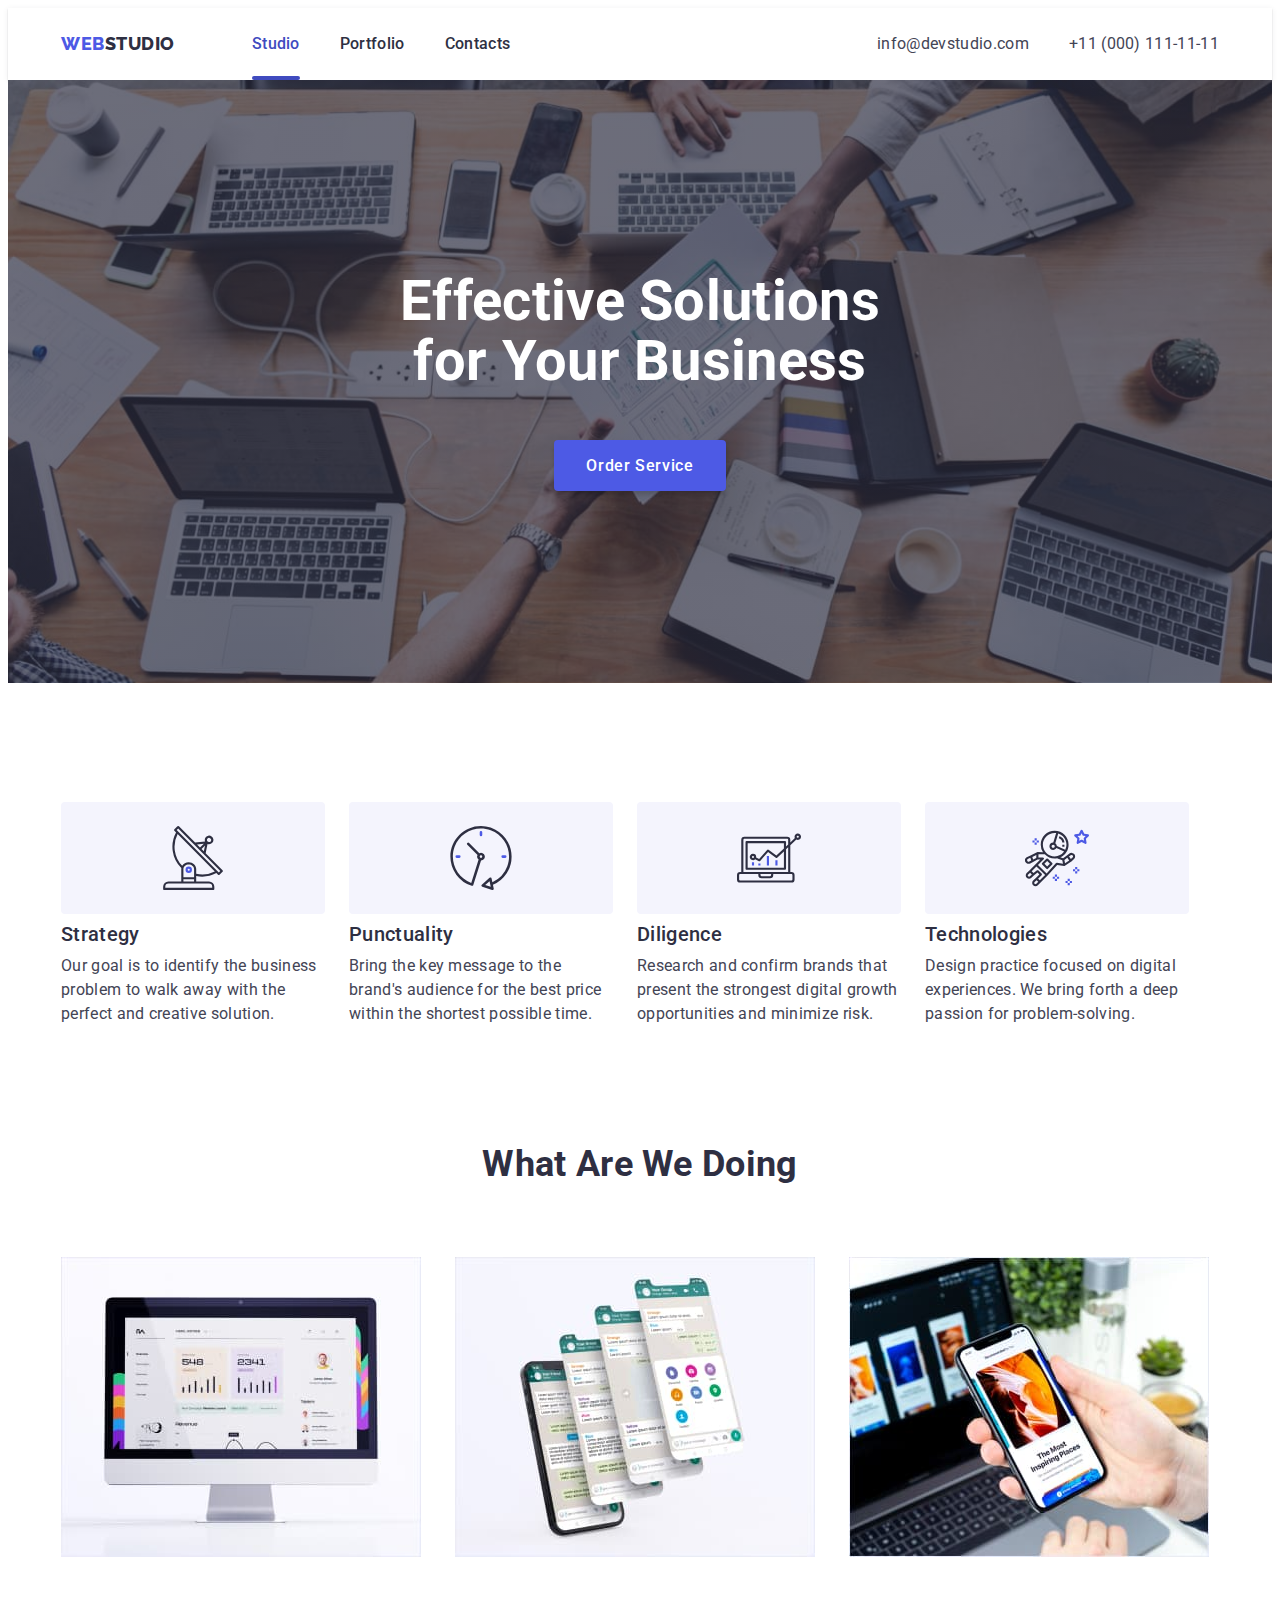
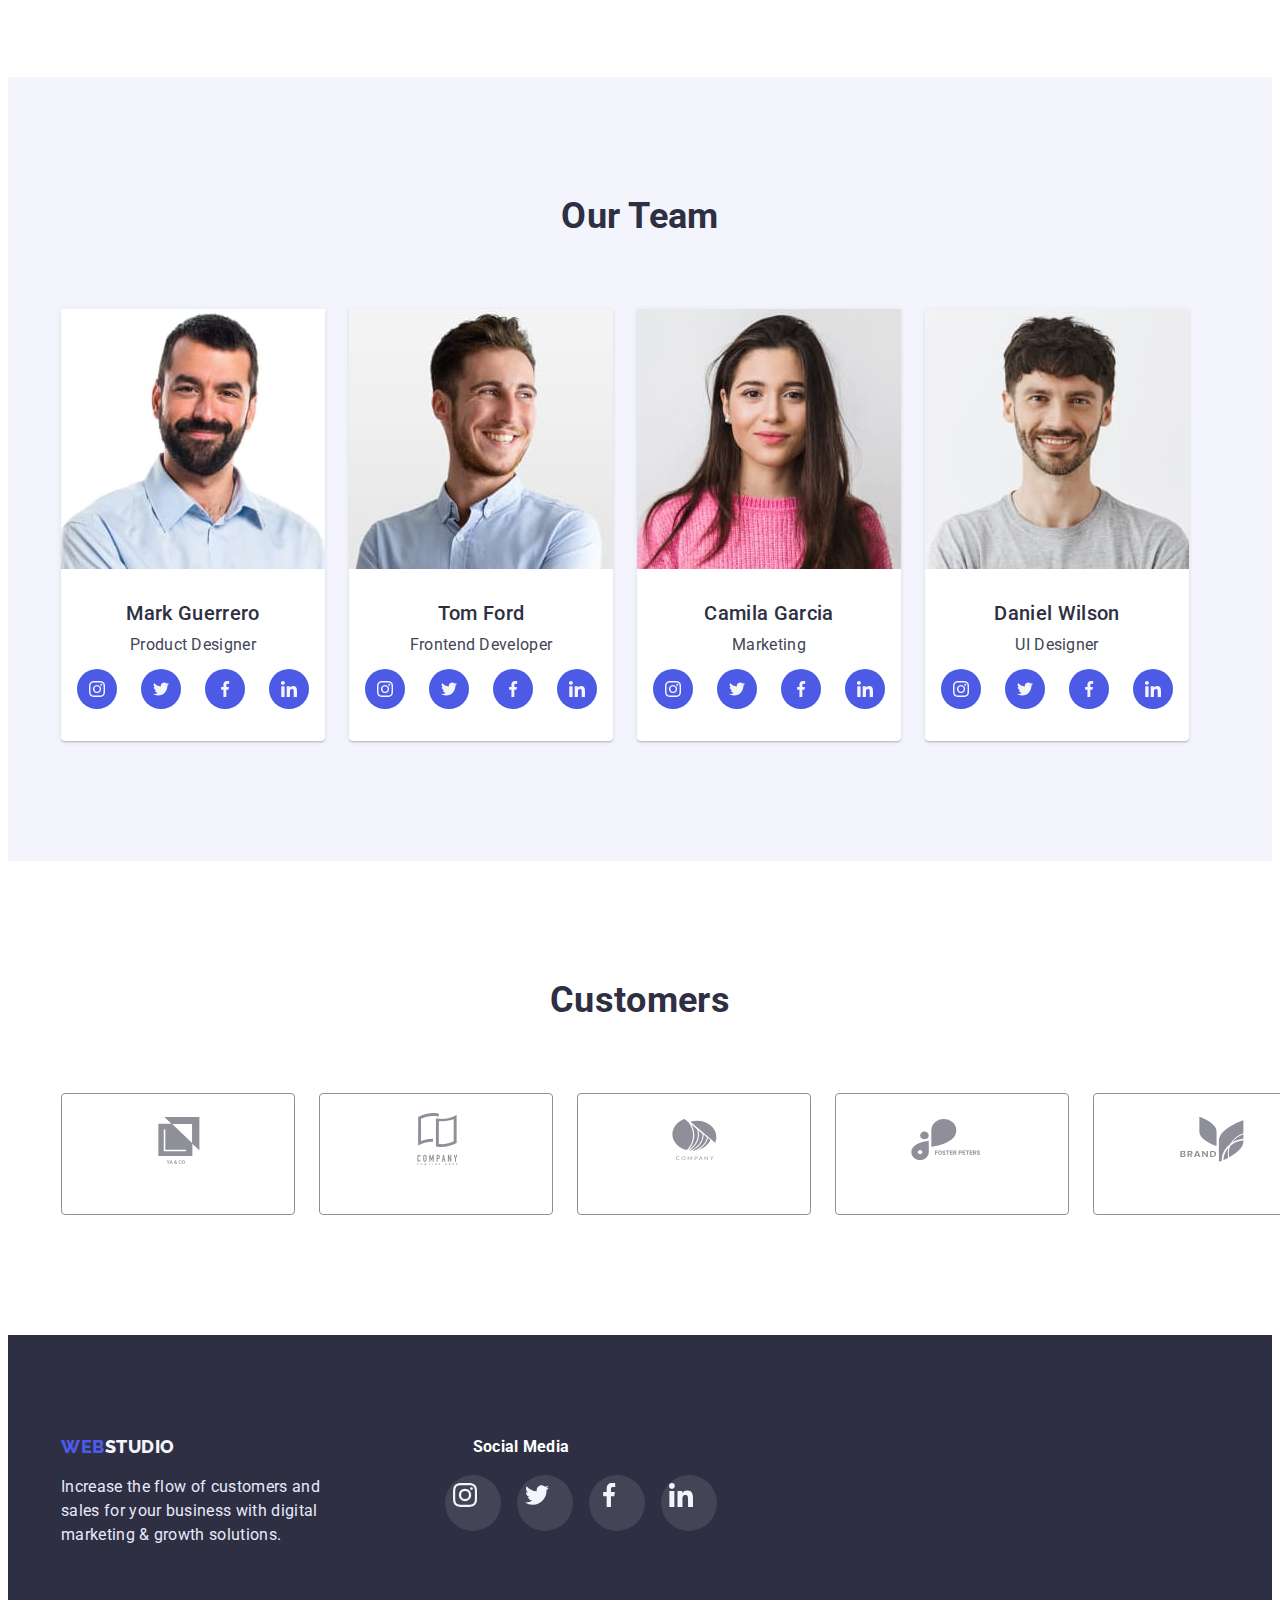
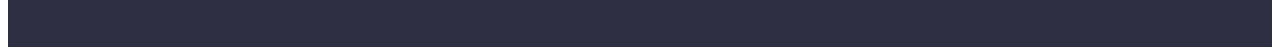
<file: index.html>
<!DOCTYPE html>
<html lang="en">
<head>
    <meta charset="UTF-8">
    <meta http-equiv="X-UA-Compatible" content="IE=edge">
    <meta name="viewport" content="width=device-width, initial-scale=1.0">
    <title>WebStudio</title>
    <link rel="preconnect" href="https://fonts.googleapis.com">
<link rel="preconnect" href="https://fonts.gstatic.com" crossorigin>
<link href="https://fonts.googleapis.com/css2?family=Raleway:wght@800&family=Roboto:wght@400;500;700;900&display=swap" rel="stylesheet">
 
<link rel="stylesheet" href="https://cdnjs.cloudflare.com/ajax/libs/modern-normalize/1.1.0/modern-normalize.min.css" integrity="sha512-wpPYUAdjBVSE4KJnH1VR1HeZfpl1ub8YT/NKx4PuQ5NmX2tKuGu6U/JRp5y+Y8XG2tV+wKQpNHVUX03MfMFn9Q==" crossorigin="anonymous" referrerpolicy="no-referrer" />
 
<link rel="stylesheet" href="./css/styles.css" />
</head>
<body>
    <!-- Header -->
   <header class="page-header">
    <div class="container main-page">
    <nav class="page-nav">
        <a class="logo link" href="#"><span>Web</span>Studio</a>
        <ul class="menu list">
            <li class="menu-item">
                <a class="menu-link link active" href="#">Studio</a>
            </li>
            <li class="menu-item">
                <a class="menu-link link" href="./portfolio.html">Portfolio</a>
            </li>
            <li class="menu-item">
                <a class="menu-link link" href="#">Contacts</a>
            </li>
        </ul>
    </nav>
    <ul class="contact list">
        <li class="contact-item">
            <a class="contact mail link" href="mailto:info@devstudio.com">info@devstudio.com</a>
        </li>
        <li class="contact-item">
            <a class="contact phone link" href="tel:+11(000)1111111">+11 (000) 111-11-11</a>
        </li>
    </ul>
</div>
   </header> 
   
   <main>
    <!-- Hero -->

    <section class="hero">
    
        <h1 class="hero-title">Effective Solutions for Your Business</h1>
        <button data-modal-open class="primary-btn" type="button">Order Service</button>
    
    </section>

     <!--- SECTION -->

    <section class="section">
        <div class="container"> 

    <h2 class="section-title visually-hidden">Preference</h2> 
<ul class="features-list list">
    
    <li class="features-list-item">
        <div class="features-decor">
            <svg class="features-icon" width="64" height="64">
                <use href="./images/symbol-defs.svg#icon-antenna"></use>
                
            </svg>
        </div>
        <h3 class="subject">Strategy</h3>
        <p class="text">Our goal is to identify the business
            problem to walk away with the perfect and creative solution.</p>
        
        </li>
    <li class="features-list-item">
        <div class="features-decor">
            <svg class="features-icon" width="64" height="64">
                <use href="./images/symbol-defs.svg#icon-clock"></use>
                
            </svg>
        </div>
        <h3 class="subject">Punctuality</h3>
        <p class="text">Bring the key message to the brand's audience for the best price within the shortest possible time.</p>
    </li>
    <li class="features-list-item">
        <div class="features-decor">
            <svg class="features-icon" width="64" height="64">
                <use href="./images/symbol-defs.svg#icon-diagram"></use>
                
            </svg>
        </div>
        <h3 class="subject">Diligence</h3>
        <p class="text">Research and confirm brands that present the strongest digital growth opportunities and minimize risk.</p>
    </li>
    <li class="features-list-item">
        <div class="features-decor">
            <svg class="features-icon" width="64" height="64">
                <use href="./images/symbol-defs.svg#icon-astronaut"></use>
                
            </svg>
        </div>
        <h3 class="subject">Technologies</h3>
        <p class="text">Design practice focused on digital experiences. We bring forth a deep passion for problem-solving.</p>
    </li>
</ul>
</div>
    </section>

    <!-- EXAMPLES  -->

    <section class="examples">
        <div class="container">
        <h2 class="section-title">What are we doing</h2>
        <ul class="list list-examples">
        <li class="examples-item"><img src="./images/we-1.jpg" alt="Сomputer monitor" width="360" height="300"></li>
        <li class="examples-item"><img src="./images/we-2.jpg" alt="Phone applications" width="360" height="300"></li>
        <li class="examples-item"><img src="./images/we-3.jpg" alt="Adapting" width="360" height="300"></li>
        </ul>
    </div>
    </section>

    <!--      TEAM      -->

    <section class="team">
        <div class="container">
        <h2 class="section-title">Our Team</h2>
        <ul class="list team-list">
        <li class="team-item">
            <img src="./images/Mark_Guerrero.jpg" alt="Mark Guerrero" width="264" height="260">
        <div class="description-team">
            <h3 class="subject">Mark Guerrero</h3>
            <p class="section-text">Product Designer</p>

            <ul class="team-social list">
                <li>
                    <a class="team-icons" href="">
                        <svg class="team-icon">
                            <use href="./images/symbol-defs.svg#icon-instagram" width="16" height="16"></use>
                        </svg>
                    </a>
                </li>
                <li>
                    <a class="team-icons" href="">
                        <svg class="team-icon">
                            <use href="./images/symbol-defs.svg#icon-twitter" width="16" height="16"></use>
                        </svg>
                    </a>
                </li>
                <li>
                    <a class="team-icons" href="">
                        <svg class="team-icon">
                            <use href="./images/symbol-defs.svg#icon-facebook" width="16" height="16"></use>
                        </svg>
                    </a>
                </li>
                <li>
                    <a class="team-icons" href="">
                        <svg class="team-icon">
                            <use href="./images/symbol-defs.svg#icon-linkedin" width="16" height="16"></use>
                        </svg>
                    </a>
                </li>
            </ul>
        </div> 
        </li>

        <li class="team-item">
            <img src="./images/Tom_Ford.jpg" alt="Tom Ford" width="264" height="260">
        <div class="description-team">
            <h3 class="subject">Tom Ford</h3>
            <p class="section-text">Frontend Developer</p>
            <ul class="team-social list">
                <li>
                    <a class="team-icons" href="">
                        <svg class="team-icon">
                            <use href="./images/symbol-defs.svg#icon-instagram" width="16" height="16"></use>
                        </svg>
                    </a>
                </li>
                <li>
                    <a class="team-icons" href="">
                        <svg class="team-icon">
                            <use href="./images/symbol-defs.svg#icon-twitter" width="16" height="16"></use>
                        </svg>
                    </a>
                </li>
                <li>
                    <a class="team-icons" href="">
                        <svg class="team-icon">
                            <use href="./images/symbol-defs.svg#icon-facebook" width="16" height="16"></use>
                        </svg>
                    </a>
                </li>
                <li>
                    <a class="team-icons" href="">
                        <svg class="team-icon">
                            <use href="./images/symbol-defs.svg#icon-linkedin" width="16" height="16"></use>
                        </svg>
                    </a>
                </li>
            </ul>
        </div>
        </li>

        <li class="team-item">
            <img src="./images/Camila_Garcia.jpg" alt="Camila Garcia" width="264" height="260">
         <div class="description-team">   
            <h3 class="subject">Camila Garcia</h3>
            <p class="section-text">Marketing</p>
            <ul class="team-social list">
                <li>
                    <a class="team-icons" href="">
                        <svg class="team-icon">
                            <use href="./images/symbol-defs.svg#icon-instagram" width="16" height="16"></use>
                        </svg>
                    </a>
                </li>
                <li>
                    <a class="team-icons" href="">
                        <svg class="team-icon">
                            <use href="./images/symbol-defs.svg#icon-twitter" width="16" height="16"></use>
                        </svg>
                    </a>
                </li>
                <li>
                    <a class="team-icons" href="">
                        <svg class="team-icon">
                            <use href="./images/symbol-defs.svg#icon-facebook" width="16" height="16"></use>
                        </svg>
                    </a>
                </li>
                <li>
                    <a class="team-icons" href="">
                        <svg class="team-icon">
                            <use href="./images/symbol-defs.svg#icon-linkedin" width="16" height="16"></use>
                        </svg>
                    </a>
                </li>
            </ul>
        </div>
        </li>

        <li class="team-item">
            <img src="./images/Daniel_Wilson.jpg" alt="Daniel Wilson" width="264" height="260">
         <div class="description-team">  
            <h3 class="subject">Daniel Wilson</h3>
            <p class="section-text">UI Designer</p>
            <ul class="team-social list">
                <li>
                    <a class="team-icons" href="">
                        <svg class="team-icon">
                            <use href="./images/symbol-defs.svg#icon-instagram" width="16" height="16"></use>
                        </svg>
                    </a>
                </li>
                <li>
                    <a class="team-icons" href="">
                        <svg class="team-icon">
                            <use href="./images/symbol-defs.svg#icon-twitter" width="16" height="16"></use>
                        </svg>
                    </a>
                </li>
                <li>
                    <a class="team-icons" href="">
                        <svg class="team-icon">
                            <use href="./images/symbol-defs.svg#icon-facebook" width="16" height="16"></use>
                        </svg>
                    </a>
                </li>
                <li>
                    <a class="team-icons" href="">
                        <svg class="team-icon">
                            <use href="./images/symbol-defs.svg#icon-linkedin" width="16" height="16"></use>
                        </svg>
                    </a>
                </li>
            </ul>
        </div>
        </li>
        </ul>
    </div>
    </section>

          <!--   CUSTOMERS     -->

    <section class="customers">
        <div class="container">
            <h2 class="section-title">Customers</h2>
            <ul class="customers-list list">
                <li class="customers-item">
                    <a href="#" class="customers-icons">
                        <svg class="customers-icon">
                            <use href="./images/symbol-defs.svg#icon-client1" width="104" height="56">
                            </use>
                        </svg>
                    </a>
                </li>

                <li class="customers-item">
                    <a href="#" class="customers-icons">
                        <svg class="customers-icon">
                            <use href="./images/symbol-defs.svg#icon-client2" width="104" height="56"></use>
                        </svg>
                    </a>
                </li>

                <li class="customers-item">
                    <a href="#" class="customers-icons">
                        <svg class="customers-icon">
                            <use href="./images/symbol-defs.svg#icon-client3" width="104" height="56"></use>
                        </svg>
                    </a>
                </li>

                <li class="customers-item">
                    <a href="#" class="customers-icons">
                        <svg class="customers-icon">
                            <use href="./images/symbol-defs.svg#icon-client4" width="104" height="56"></use>
                        </svg>
                    </a>
                </li>

                <li class="customers-item">
                    <a href="#" class="customers-icons">
                        <svg class="customers-icon">
                            <use href="./images/symbol-defs.svg#icon-client5" width="104" height="56"></use>
                        </svg>
                    </a>
                </li>

                <li class="customers-item">
                    <a href="#" class="customers-icons">
                        <svg class="customers-icon">
                            <use href="./images/symbol-defs.svg#icon-client6" width="104" height="56"></use>
                        </svg>
                    </a>
                </li>
            </ul>
        </div>
    </section>
   </main>

            <!--FOOTER-->
   <footer class="footer">
    <div class="container">
        <div>
    <a class="logo link" href="#"><span>Web</span>Studio</a>
    <p class="footer-text">Increase the flow of customers and sales for your business with digital marketing & growth solutions.</p>
</div>
    <div class="footer-social">
    <h2 class="section-title footer-title">Social media</h2>
    <ul class="Footer-social list">
        <li class="social-item">
            <a class="footer-icons" href="">
                <svg class="footer-icon">
                    <use href="./images/symbol-defs.svg#icon-instagram" width="24" height="24"></use>
                </svg>
            </a>
        </li>
        <li class="social-item">
            <a class="footer-icons" href="">
                <svg class="footer-icon">
                    <use href="./images/symbol-defs.svg#icon-twitter" width="24" height="24"></use>
                </svg>
            </a>
        </li>
        <li class="social-item">
            <a class="footer-icons" href="">
                <svg class="footer-icon">
                    <use href="./images/symbol-defs.svg#icon-facebook" width="24" height="24"></use>
                </svg>
            </a>
        </li>
        <li class="social-item">
            <a class="footer-icons" href="">
                <svg class="footer-icon">
                    <use href="./images/symbol-defs.svg#icon-linkedin" width="24" height="24"></use>
                </svg>
            </a>
        </li>
    </ul>
</div>
</div>
   </footer>
   
   <div data-modal class="backdrop is-hidden">
    <div class="modal">
        <button data-modal-close type="button" class="modal-button">
            <svg class="modal-icon">
                <use href="./images/symbol-defs.svg#icon-close-black"></use>
            </svg>
        </button>
    </div>
   </div>
   <script src="./js/modal.js"></script>
</body>
</html>
</file>
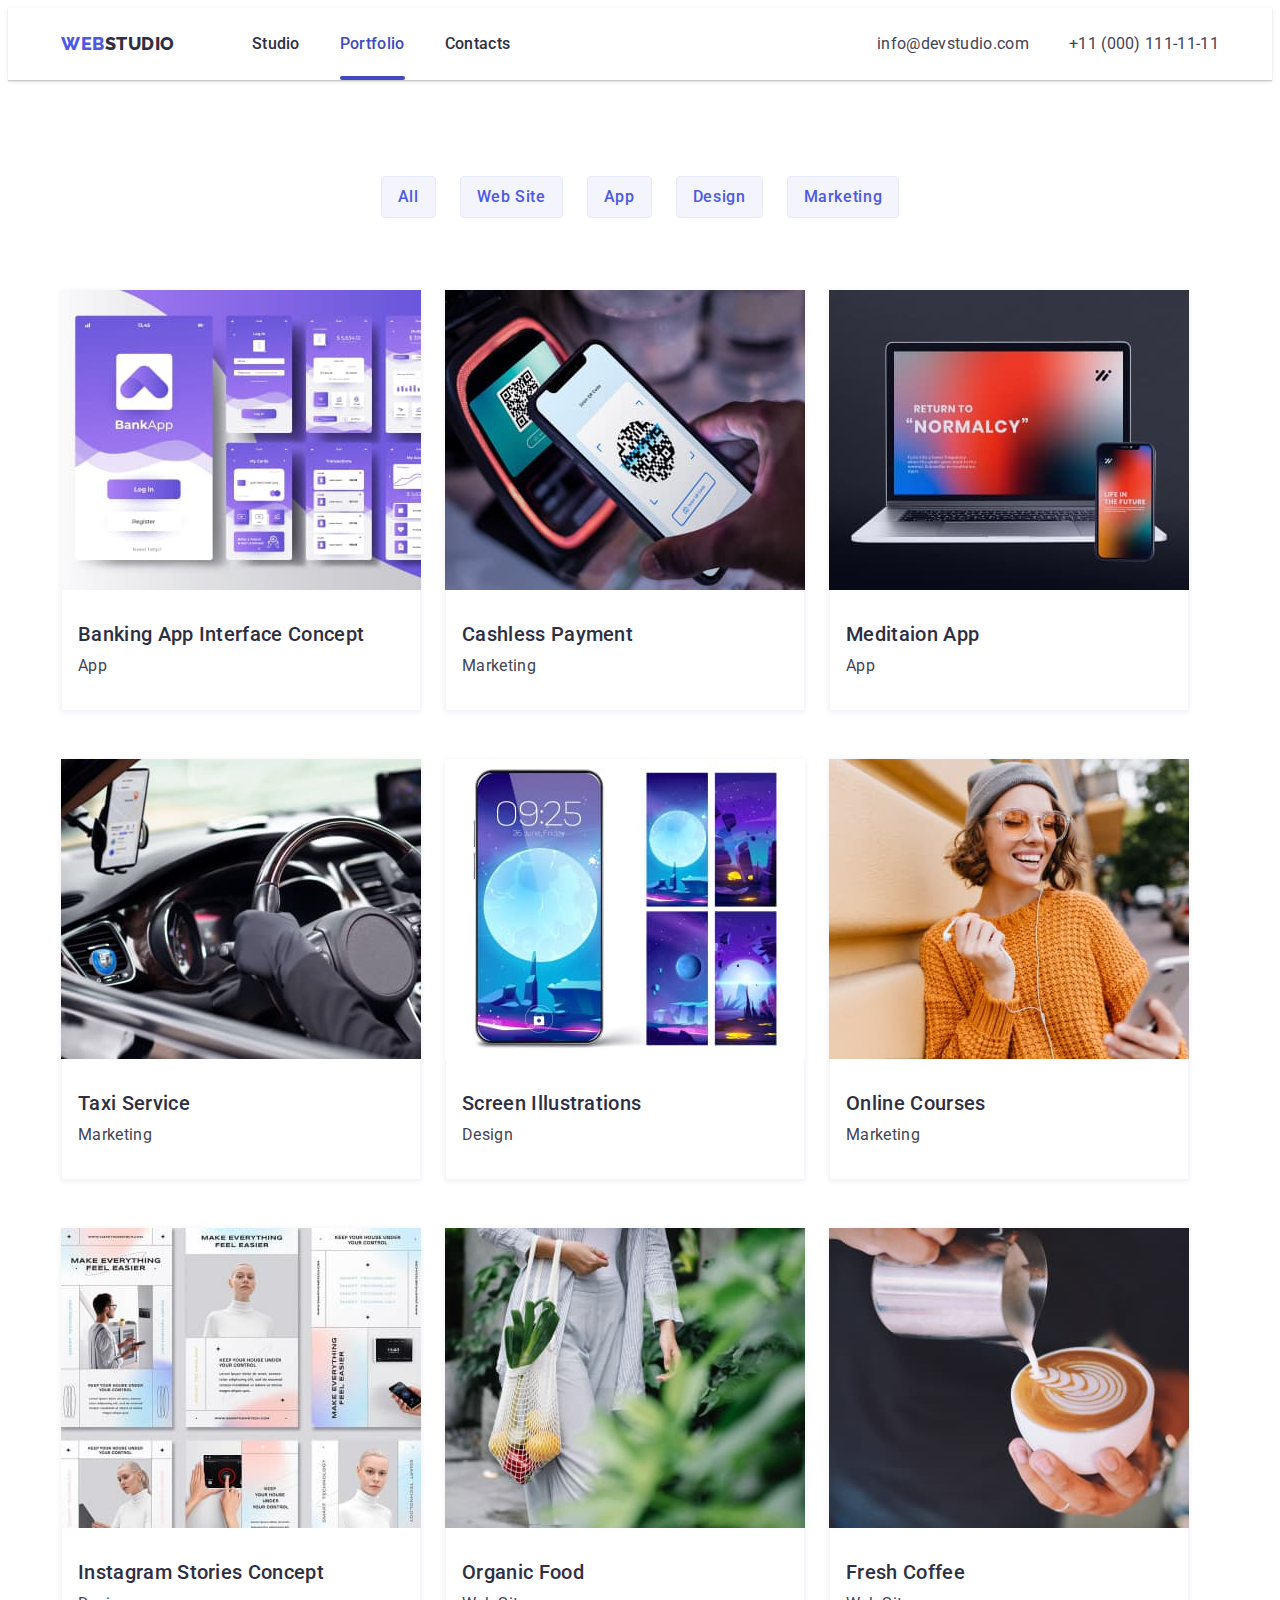
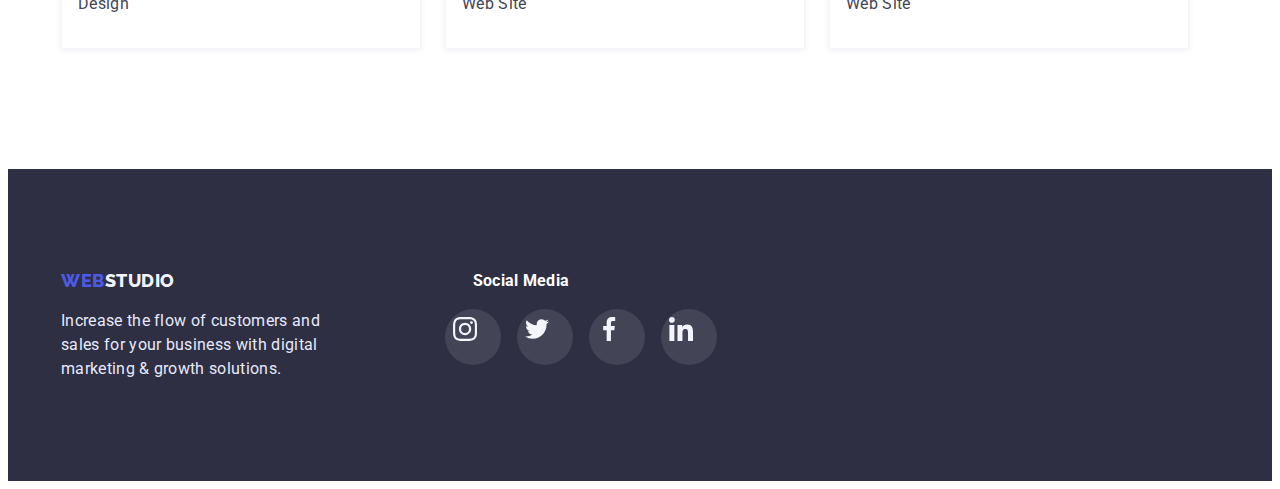
<file: portfolio.html>
<!DOCTYPE html>
<html lang="en">
<head>
    <meta charset="UTF-8">
    <meta http-equiv="X-UA-Compatible" content="IE=edge">
    <meta name="viewport" content="width=device-width, initial-scale=1.0">
    <title>Portfolio</title>
    <link rel="preconnect" href="https://fonts.googleapis.com">
<link rel="preconnect" href="https://fonts.gstatic.com" crossorigin>
<link href="https://fonts.googleapis.com/css2?family=Raleway:wght@700&family=Roboto:wght@400;500;700;900&display=swap" rel="stylesheet">

<link rel="stylesheet" href="https://cdnjs.cloudflare.com/ajax/libs/modern-normalize/1.1.0/modern-normalize.min.css" integrity="sha512-wpPYUAdjBVSE4KJnH1VR1HeZfpl1ub8YT/NKx4PuQ5NmX2tKuGu6U/JRp5y+Y8XG2tV+wKQpNHVUX03MfMFn9Q==" crossorigin="anonymous" referrerpolicy="no-referrer" />

<link rel="stylesheet" href="./css/styles.css" />
</head>
<body>
    <!-- Header -->
   <header class="page-header">
    <div class="container main-page">
    <nav class="page-nav">
        <a class="logo link" href="./index.html"><span>Web</span>Studio</a>
        <ul class="menu list">
            <li class="menu-item">
                <a class="menu-link link" href="./index.html">Studio</a>
            </li>
            <li class="menu-item">
                <a class="menu-link link active" href="#">Portfolio</a>
            </li>
            <li class="menu-item">
                <a class="menu-link link" href="#">Contacts</a>
            </li>
        </ul>
    </nav>
    <ul class="contact list">
        <li class="contact-item">
            <a class="contact mail link" href="mailto:info@devstudio.com">info@devstudio.com</a>
        </li>
        <li class="contact-item">
            <a class="contact phone link" href="tel:+11(000)1111111">+11 (000) 111-11-11</a>
        </li>
    </ul>
</div>
   </header> 
   <main>

    <!-- PROJECTS -->

<section class="projects container">
    <div class="guide">
    <h1 class="visually-hidden">Our projects</h1>
    <ul class="list list-guide">
        <li>
            <button class="projects-btn" type="button">All</button>
        </li>
        <li>
            <button class="projects-btn" type="button">Web Site</button>
        </li>
        <li>
            <button class="projects-btn" type="button">App</button>
        </li>
        <li>
            <button class="projects-btn" type="button">Design</button>
        </li>
        <li>
            <button class="projects-btn" type="button">Marketing</button>
        </li>
    </ul>
</div>
  
    <ul class="projects-list list">
        <li class="projects-item">
            
            <a class="projects-link link" href="#">
                <div class="projects-overlay">
                    <img src="./images/app.jpg" alt="Banking App" width="360" height="300">
                <div class="overlay">                     
                        <p class="text">14 Stylish and User-Friendly App Design Concepts · Task Manager App · Calorie Tracker App · Exotic Fruit Ecommerce App · Cloud Storage App</p>
                </div>
            </div>
            <div class="layout">
                <h2 class="projects-title">Banking App Interface Concept</h2>
                <p class="text">App</p>
            </div></a>  
        
        </li>

        <li class="projects-item">
             <a class="projects-link link" href="#">
               <div class="projects-overlay">
                   <img src="./images/pay.jpg" alt="Payment" width="360" height="300">
                <div class="overlay">                     
                    <p class="text">14 Stylish and User-Friendly App Design Concepts · Task Manager App · Calorie Tracker App · Exotic Fruit Ecommerce App · Cloud Storage App</p>
              </div>
            </div>
                <div class="layout">
                <h2 class="projects-title">Cashless Payment</h2>
                <p class="text">Marketing</p>
            </div></a>
        </li>

        <li class="projects-item">
            <a class="projects-link link" href="#">
               <div class="projects-overlay">     
                <img src="./images/app-1.jpg" alt="Meditaion App" width="360" height="300">
                <div class="overlay">                     
                    <p class="text">14 Stylish and User-Friendly App Design Concepts · Task Manager App · Calorie Tracker App · Exotic Fruit Ecommerce App · Cloud Storage App</p>
            </div>
        </div> 
                <div class="layout">
                <h2 class="projects-title">Meditaion App</h2>
                <p class="text">App</p>
            </div></a>
        </li>

        <li class="projects-item">
            <a class="projects-link link" href="#">
                <div class="projects-overlay">
                <img src="./images/mark-1.jpg" alt="Taxi Service" width="360" height="300"> 
                <div class="overlay">                     
                    <p class="text">14 Stylish and User-Friendly App Design Concepts · Task Manager App · Calorie Tracker App · Exotic Fruit Ecommerce App · Cloud Storage App</p>
            </div>
            </div>
                <div class="layout">
                <h2 class="projects-title">Taxi Service</h2>
                <p class="text">Marketing</p>
            </div></a>
        </li>

        <li class="projects-item">
            <a class="projects-link link" href="#">
                <div class="projects-overlay">
                <img src="./images/des-1.jpg" alt="Screen Illustrations" width="360" height="300">
                <div class="overlay">                     
                    <p class="text">14 Stylish and User-Friendly App Design Concepts · Task Manager App · Calorie Tracker App · Exotic Fruit Ecommerce App · Cloud Storage App</p>
            </div>
        </div>
                <div class="layout">
                <h2 class="projects-title">Screen Illustrations</h2>
                <p class="text">Design</p>
           </div></a>
        </li>

        <li class="projects-item">
            <a class="projects-link link" href="#">
                <div class="projects-overlay">
                <img src="./images/mark-2.jpg" alt="Online Courses" width="360" height="300">
                <div class="overlay">                     
                    <p class="text">14 Stylish and User-Friendly App Design Concepts · Task Manager App · Calorie Tracker App · Exotic Fruit Ecommerce App · Cloud Storage App</p>
            </div>
        </div>
                <div class="layout">
                <h2 class="projects-title">Online Courses</h2>
                <p class="text">Marketing</p>
            </div></a>
        </li>

        <li class="projects-item">
            <a class="projects-link link" href="#">
                <div class="projects-overlay">
                <img src="./images/des-2.jpg" alt="Instagram Stories Concept" width="360" height="300">
                <div class="overlay">                     
                    <p class="text">14 Stylish and User-Friendly App Design Concepts · Task Manager App · Calorie Tracker App · Exotic Fruit Ecommerce App · Cloud Storage App</p>
            </div>
        </div>
                <div class="layout">
                <h2 class="projects-title">Instagram Stories Concept</h2>
                <p class="text">Design</p>
           </div></a>
        </li>

        <li class="projects-item">
            <a class="projects-link link" href="#">
                <div class="projects-overlay">
                <img src="./images/web-1.jpg" alt="Organic Food" width="360" height="300">
                <div class="overlay">                     
                    <p class="text">14 Stylish and User-Friendly App Design Concepts · Task Manager App · Calorie Tracker App · Exotic Fruit Ecommerce App · Cloud Storage App</p>
            </div>
        </div>
                <div class="layout">
                <h2 class="projects-title">Organic Food</h2>
                <p class="text">Web Site</p>
            </div></a>
        </li>

        <li class="projects-item">
            <a class="projects-link link" href="#">
                <div class="projects-overlay">
                <img src="./images/web-2.jpg" alt="Fresh Coffee" width="360" height="300">
                <div class="overlay">                     
                    <p class="text">14 Stylish and User-Friendly App Design Concepts · Task Manager App · Calorie Tracker App · Exotic Fruit Ecommerce App · Cloud Storage App</p>
            </div>
        </div>
                <div class="layout">
                <h2 class="projects-title">Fresh Coffee</h2>
                <p class="text">Web Site</p>
           </div></a>
       </li>
    </ul>

</section>
     
   </main>
   <!-- FOOTER -->
   <footer class="footer">
    <div class="container"> 
        <div>
    <a class="logo link" href="#"><span>Web</span>Studio</a>
    <p class="footer-text">Increase the flow of customers and sales for your business with digital marketing & growth solutions.</p>
</div>
<div class="footer-social">
    <h2 class="section-title footer-title">Social media</h2>
    <ul class="Footer-social list">
        <li>
            <a class="footer-icons" href="">
                <svg class="footer-icon">
                    <use href="./images/symbol-defs.svg#icon-instagram" width="24" height="24"></use>
                </svg>
            </a>
        </li>
        <li>
            <a class="footer-icons" href="">
                <svg class="footer-icon">
                    <use href="./images/symbol-defs.svg#icon-twitter" width="24" height="24"></use>
                </svg>
            </a>
        </li>
        <li>
            <a class="footer-icons" href="">
                <svg class="footer-icon">
                    <use href="./images/symbol-defs.svg#icon-facebook" width="24" height="24"></use>
                </svg>
            </a>
        </li>
        <li>
            <a class="footer-icons" href="">
                <svg class="footer-icon">
                    <use href="./images/symbol-defs.svg#icon-linkedin" width="24" height="24"></use>
                </svg>
            </a>
        </li>
    </ul>
</div>
</div>
   </footer>
</body>
</html>
</file>
<file: css/styles.css>
:root {
    
    --primary-font: 'Roboto', sans-serif;
    --secondary-font: 'Raleway', sans-serif;
    --primary-text-color: #2E2F42;
    --secondary-text-color: #434455;
    --background-color: #2E2F42;
    --base-color: #FFFFFF;
    --accent-color: #4D5AE5;
    --next-color: #404BBF;
}
             
h1,
h2,
h3,
h4,
p {
     margin-top: 0;
     margin-bottom: 0;
}
 ul {
     margin-top: 0;
     margin-bottom: 0;
     padding-left: 0;
 }

 img {
     display: block;
     max-width: 100%;
     height: auto;
 }

 .list {
     list-style: none;  
     padding: 0; 
     margin: 0;
   }
 .link {
     text-decoration: none;
   }

body {
    font-family: var(--primary-font);
    background: var(--base-color);
    font-size: 16px;
    letter-spacing: 0.02em;
}
.container {
    width: 1158px;
    margin-left: auto;
    margin-right: auto;
    padding-left: 15px;
    padding-right: 15px;
}


/* PAGE HEADER */


.page-header {
    box-shadow: 0px 2px 1px rgba(46, 47, 66, 0.08), 0px 1px 1px rgba(46, 47, 66, 0.16), 0px 1px 6px rgba(46, 47, 66, 0.08);    
}
.page-nav { 
    display: flex;
    align-items: center;
}

.main-page {
    display: flex;
    }

.page-nav .menu {
    display: flex;
    align-items: center; 
}


.contact {
    display: flex;
    align-items: center;
}

.logo span {
color: var(--accent-color);
}

.logo {

font-family: var(--secondary-font);
font-weight: 800;
font-size: 18px;
line-height: 1.33;

letter-spacing: 0.03em;
text-transform: uppercase;
color: var(--primary-text-color);

margin-right: 77px;
padding-top: 24px;
padding-bottom: 24px;
}
 
.page-nav .menu-item:not(:last-child) {
    margin-right: 40px;  
}

.page-nav .menu-link {
    display: block;
    padding-top: 24px;
    padding-bottom: 24px;
}

.menu-link {
   
font-weight: 500;
line-height: 1.5;
color: var(--primary-text-color);
transition: color 250ms cubic-bezier(0.4, 0, 0.2, 1);

}

.menu-link:hover,
.menu-link:focus {
    color: var(--accent-color);
}
.contact {
font-weight: 400;
line-height: 1.5;
color: var(--secondary-text-color);
margin-left: auto;
transition: color 250ms cubic-bezier(0.4, 0, 0.2, 1);
}

.contact-item .link {
    padding-top: 24px;
    padding-bottom: 24px;
}

.contact-item:not(:last-child) {
    margin-right: 40px;

}

.contact:hover,
.contact:focus {
    color: var(--accent-color); 
}

.menu-link.active {
    position: relative;
     color: var(--next-color);
}

.menu-link.active::after {
    content:"";
    position: absolute;
    left: 0;
    bottom: 0px;
    display: block;
    width: 100%;
    height: 4px;
    background-color: var(--next-color);
    border-radius: 2px;
}

/* --------HERO---------- */
.hero {
    padding-top: 192px;
    padding-bottom: 192px;
    text-align: center;
    background: var(--background-color);
    max-width: 1440px;
    margin: 0 auto;
    background-image: linear-gradient(rgba(46, 47, 66, 0.7), rgba(46, 47, 66, 0.7)), url(../images/people-office.jpg);
    background-size: cover;
    background-position: center;
}


.hero-title {
    
font-weight: 700;
font-size: 56px;
line-height: 1.07;
width: 496px;
margin: 0 auto;

color: var(--base-color);
}


.primary-btn {
font-family: inherit;
font-weight: 500;
font-size: 16px;
line-height: 1.19;
letter-spacing: 0.04em;
cursor: pointer;
color: var(--base-color);
background-color: var(--accent-color);
box-shadow: 0px 4px 4px rgba(0, 0, 0, 0.15);
margin-top: 48px;
padding: 16px 32px;
min-width: 170px;

border-radius: 4px;
border: transparent;
transition: background-color 250ms cubic-bezier(0.4, 0, 0.2, 1), box-shadow 250ms cubic-bezier(0.4, 0, 0.2, 1);
}

.primary-btn:hover {
    background-color: var(--accent-color);
    box-shadow: 0px 1px 6px rgba(46, 47, 66, 0.08), 0px 1px 1px rgba(46, 47, 66, 0.16), 0px 2px 1px rgba(46, 47, 66, 0.08);
}
.primary-btn:focus {
    background-color: var(--next-color);
    box-shadow: 0px 4px 4px rgba(0, 0, 0, 0.15);
}

/* -----SECTION------- */

.section {
 padding-top: 119px;    
 padding-bottom: 119px;
} 

.title {
font-weight: 700;
font-size: 36px;
line-height: 1.11;

text-align: center;
text-transform: capitalize;

color: var(--primary-text-color);

}

 .section .list {
    display: flex;
    gap: 24px;
 }
.section-title {

font-weight: 700;
font-size: 36px;
line-height: 1.11;

text-align: center;
text-transform: capitalize;

color: var(--primary-text-color);

}

 .features-list-item {
width: 264px;
align-items: center;

} 

.features-decor {
    
    height: 112px; 
    margin-bottom: 8px;
    border-radius: 4px;
    display: flex;
    align-items: center;
    justify-content: center;
    background-color: #F4F4FD;
    
}

.features-icon { 
    width: 64px;
    height: 64px;     
}

.subject {
margin-bottom: 8px;

font-weight: 500;
font-size: 20px;
line-height: 1.2;
color: var(--primary-text-color);

}
.text {
    line-height: 1.5;
    color: var(--secondary-text-color);
    
}
.features-list li {
    flex-basis: calc((100%-3*24)/4);
}

.section-text {

line-height: 1.5;

color: var(--secondary-text-color);
}

/* -------------EXAMPLES ------------*/
.examples {
    padding-bottom: 120px;
}
.examples.list {
     
     border: 1px solid #E7E9FC;
   
}
 
.list-examples {
    display: flex;
    flex-wrap: wrap;
    margin-top: 72px;
    gap: 24px;
    
}

.list-examples > .examples-item {
    flex-basis: calc((100% - 2*24px)/3); 
       
}


/* ------------ TEAM-------------*/
.team {
    background: #F4F4FD;
}
.team .container {
    padding-top: 120px;
    padding-bottom: 120px;
    
}


.team-list {
    display: flex;
    gap: 24px;
    margin-top: 72px;
    
}
.team-item {
    background: var(--base-color);
    box-shadow: 0px 1px 6px rgba(46, 47, 66, 0.08), 0px 1px 1px rgba(46, 47, 66, 0.16), 0px 2px 1px rgba(46, 47, 66, 0.08);
    border-radius: 0px 0px 4px 4px;
}

.description-team {
    text-align: center;
    
    padding: 32px 16px;
}

.team-social.list {
    display: flex;
    margin-top: 12px;
    gap: 24px;
    align-items: center;
}

.team-icons {
    display: flex;
    width: 40px;
    height: 40px;
    background-color: var(--accent-color);
    border-radius: 50%;  
    transition: background-color 250ms cubic-bezier(0.4, 0, 0.2, 1);
} 

.team-icon {
  box-sizing: border-box;
  padding: 12px;
  min-width: 100%;
    height: auto;
}

.team-icons:hover {
    background-color: var(--next-color);
}
.team-icons:focus {
    background-color: var(--next-color);
}
/* -------CUSTOMERS-------- */

.customers {
    padding: 120px 0 120px;
}

.customers-list {
    display: flex;
    margin-top: 72px;
    gap: 24px;
}


.customers-icons {
    display: flex;
    width: 168px;
    height: 88px; 
    padding: 16px 32px;
    border-radius: 4px;
    border: 1px solid #8E8F99;
    color: #8E8F99;
    justify-content: center;
    transition: color 250ms cubic-bezier(0.4, 0, 0.2, 1),
    border 250ms cubic-bezier(0.4, 0, 0.2, 1);   
}

.customers-icon { 
    width: 104px;
    height: 88px;
    fill: currentColor;
    max-width: 100%;
    height: auto;
}

.customers-icons:hover,
.customers-icons:focus {
   border-color: var(--next-color);
   color: var(--next-color);
}



/*------ PROJECTS--------*/

.projects { 
    padding-top: 96px;
    padding-bottom: 120px;
}

.projects-btn {
    font-family: inherit;
    font-weight: 500;
    font-size: 16px;
    line-height: 1.5;
    padding: 8px 16px;
    text-align: center;
    letter-spacing: 0.04em;
    cursor: pointer;
    color: var(--accent-color);
    background-color: #F4F4FD;
    border: 1px solid #E7E9FC;
    border-radius: 4px;
    transition: color 250ms cubic-bezier(0.4, 0, 0.2, 1), 
    background-color 250ms cubic-bezier(0.4, 0, 0.2, 1), border-color 250ms cubic-bezier(0.4, 0, 0.2, 1),
    box-shadow 250ms cubic-bezier(0.4, 0, 0.2, 1);
}
.projects-btn:hover,
.projects-btn:focus {
    color: var(--base-color);
    background-color: var(--accent-color);
    border-color: transparent;
    box-shadow: 0px 3px 1px rgba(0, 0, 0, 0.1), 0px 2px 1px rgba(0, 0, 0, 0.08), 0px 2px 2px rgba(0, 0, 0, 0.12);
}
.visually-hidden {
    position: absolute;
    white-space: nowrap;
    width: 1px;
    height: 1px;
    overflow: hidden;
    border: 0;
    padding: 0;
    clip: rect(0 0 0 0);
    clip-path: inset(50%);
    margin: -1px;
}
.projects-title {
    font-weight: 500;
    font-size: 20px;
    line-height: 1.2;
     margin-bottom: 8px;
    color: var(--primary-text-color);
} 

.guide .list-guide {
    display: flex;
    justify-content: center;
    align-items: center;
    gap: 24px;
    margin-bottom: 72px;
}

.projects-list {

    display: flex;
    flex-wrap: wrap;
    column-gap: 24px;
    row-gap: 48px;
}
.projects-list:nth-child(n+2) {
    margin-bottom: 0;
}

.layout {
   padding: 32px 16px;
   border-left: 0.5px solid #F4F4FD;
    border-bottom: 0.5px solid #F4F4FD;
    border-right: 0.5px solid #F4F4FD;
}
.projects-link {
    display: block;
    box-shadow: 0px 1px 6px rgba(46, 47, 66, 0.08);
    transition: box-shadow 250ms cubic-bezier(0.4, 0, 0.2, 1);
}

.projects-link:hover .overlay , .projects-link:focus .overlay {
    box-shadow: 0px 1px 6px rgba(46, 47, 66, 0.08), 0px 1px 1px rgba(46, 47, 66, 0.16), 0px 2px 1px rgba(46, 47, 66, 0.08);  
    transform: translateY(0);
}

.projects-overlay {
    position: relative;
    overflow: hidden;
}

.overlay {
    position: absolute;
    top: 0;
    left: 0;
    width: 100%;
    height: 100%;
    padding: 40px 32px;
    background-color: #4D5AE5;
    transform: translateY(100%);
    transition: transform 250ms cubic-bezier(0.4, 0, 0.2, 1);
}

.overlay .text {
    line-height: 1.5;
    letter-spacing: 0.02em;
    color: #F4F4FD;
}



/* --------Footer-------- */
.footer {
    background: var(--background-color);  

}

.footer-title {
    font-size: 16px;
    margin-bottom: 16px;
    margin-right: 120px;
    line-height: 1.5;
    letter-spacing: 0.02em;
    color: var(--base-color);
}
.footer-text {
    max-width: 264px;
    margin-top: 16px;
    
    line-height: 1.5;
    color: #E7E9FC;
}
.footer .logo {
    color: #F4F4FD;
    margin-right: 0;
    padding: 0;
}
.footer .container {
    padding-top: 100px;   
    padding-bottom: 100px;
    display: flex;
    gap: 120px;
}

.footer-social .list {
    display: flex;
    gap: 16px;
    align-items: center;
}

.social-item {
   
}

.footer-icons {
    display: flex;
    width: 40px;
    height: 40px;
    padding: 8px;
    background-color: rgba(255, 255,255, 0.1);
    border-radius: 50%; 
    transition: background-color 250ms cubic-bezier(0.4, 0, 0.2, 1); 
} 

.footer-icon {
  box-sizing: border-box;
  
  min-width: 100%;
  height: auto;
}

.footer-icons:hover {
    background-color: #31D0AA;
}

.backdrop {
    position: fixed;
    width: 100%;
    height: 100%;
    top: 0;
    left: 0;
    background-color: rgba(46, 47, 66, 0.4);
    opacity: 1;
    transition: opacity 250ms cubic-bezier(0.4, 0, 0.2, 1);
}

.modal {
    position: absolute;
    top: 50%;
    left: 50%;
    transform: translate(-50%, -50%);
    width: 408px;
    height: 576px;
    
    border-radius: 4px;
    background-color: #FCFCFC;
}

.backdrop.is-hidden {
    opacity: 0;
    visibility: hidden;
    pointer-events: none;
}
.modal-button {
    position: absolute;
    width: 24px;
    height: 24px;
    right: 24px;
    top: 24px;
    border-radius: 50%;
    background-color: #E7E9FC;
    border: 1px solid rgba(0, 0, 0, 0.1);
    box-shadow: 0px 4px 4px rgba(0, 0, 0, 0.25);
    display: flex;
    align-items: center;
    justify-content: center;
    cursor: pointer;
    transition: background-color 250ms cubic-bezier(0.4, 0, 0.2, 1), box-shadow 250ms cubic-bezier(0.4, 0, 0.2, 1);
}

.modal-icon {
    width: 8px;
    height: 8px;
    
}
 .modal-button:hover {
    background-color: var(--next-color);
    fill: var(--base-color);
 }
</file>
